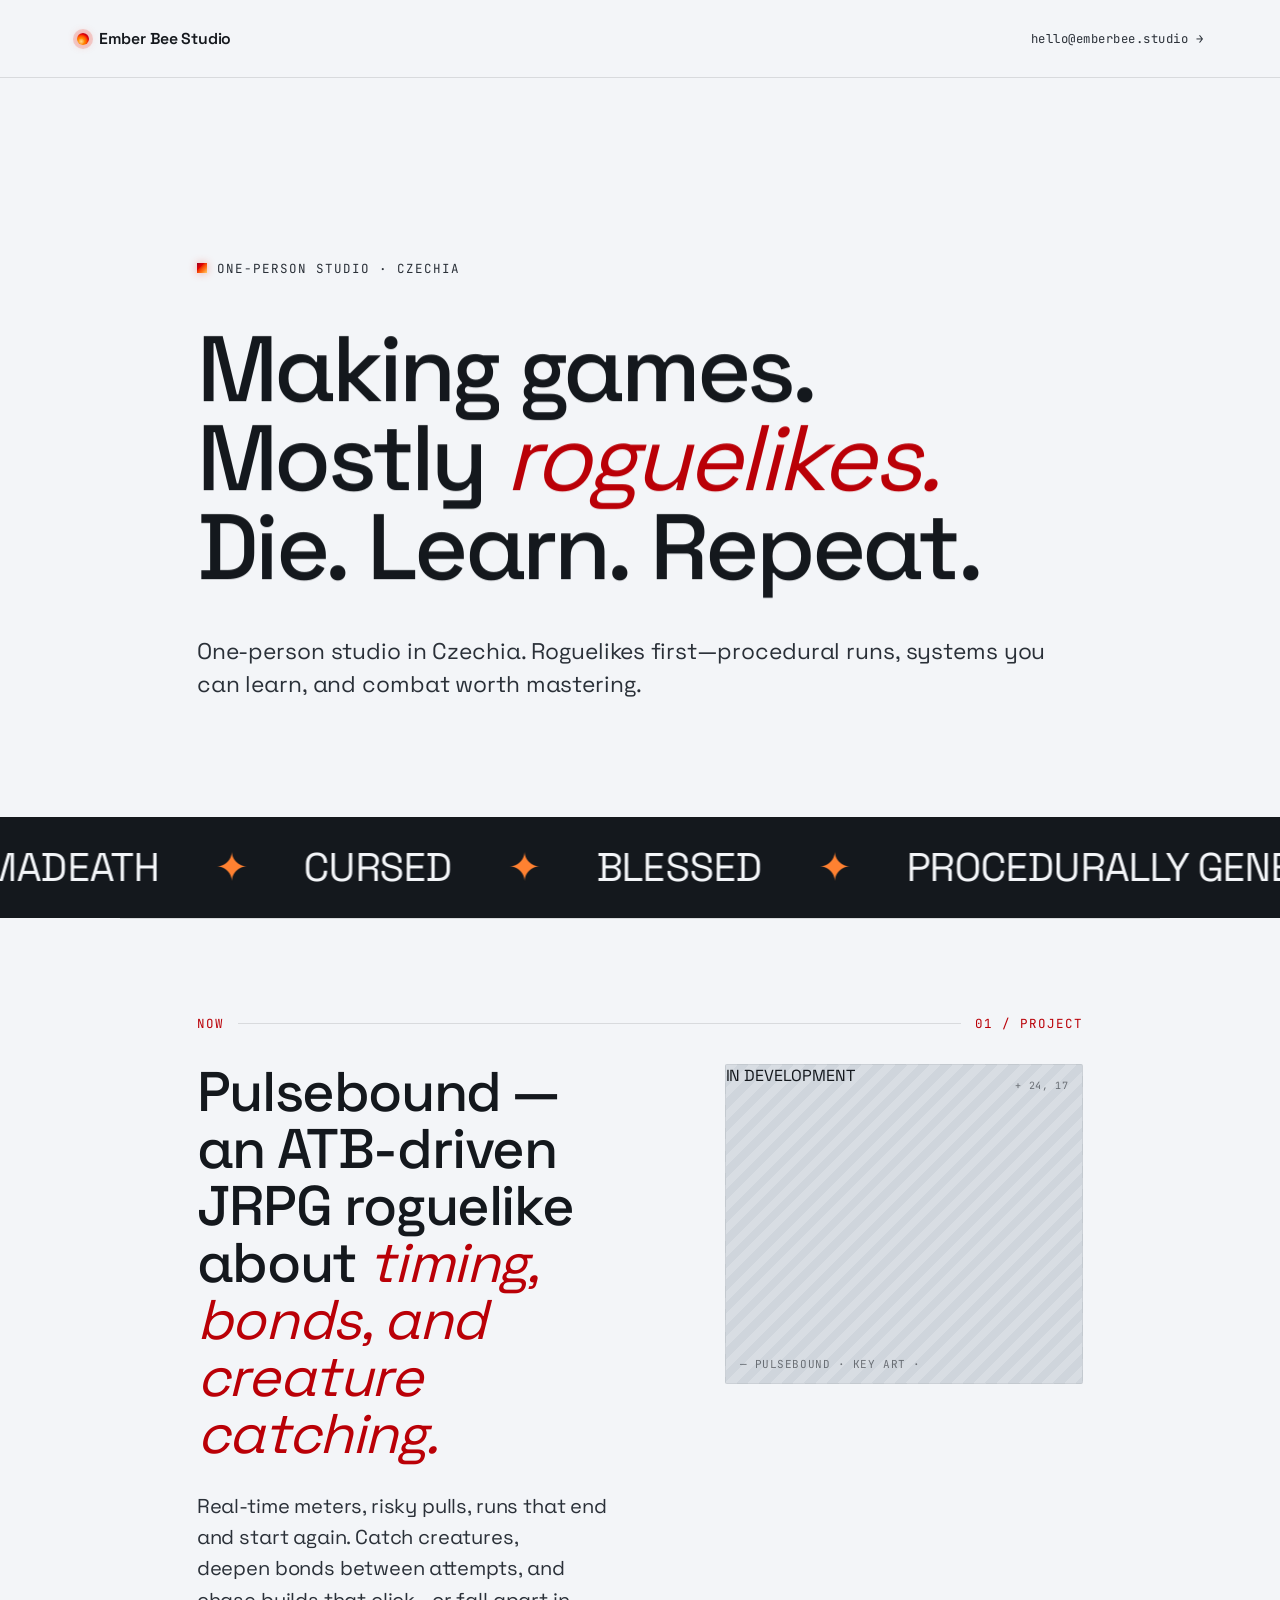
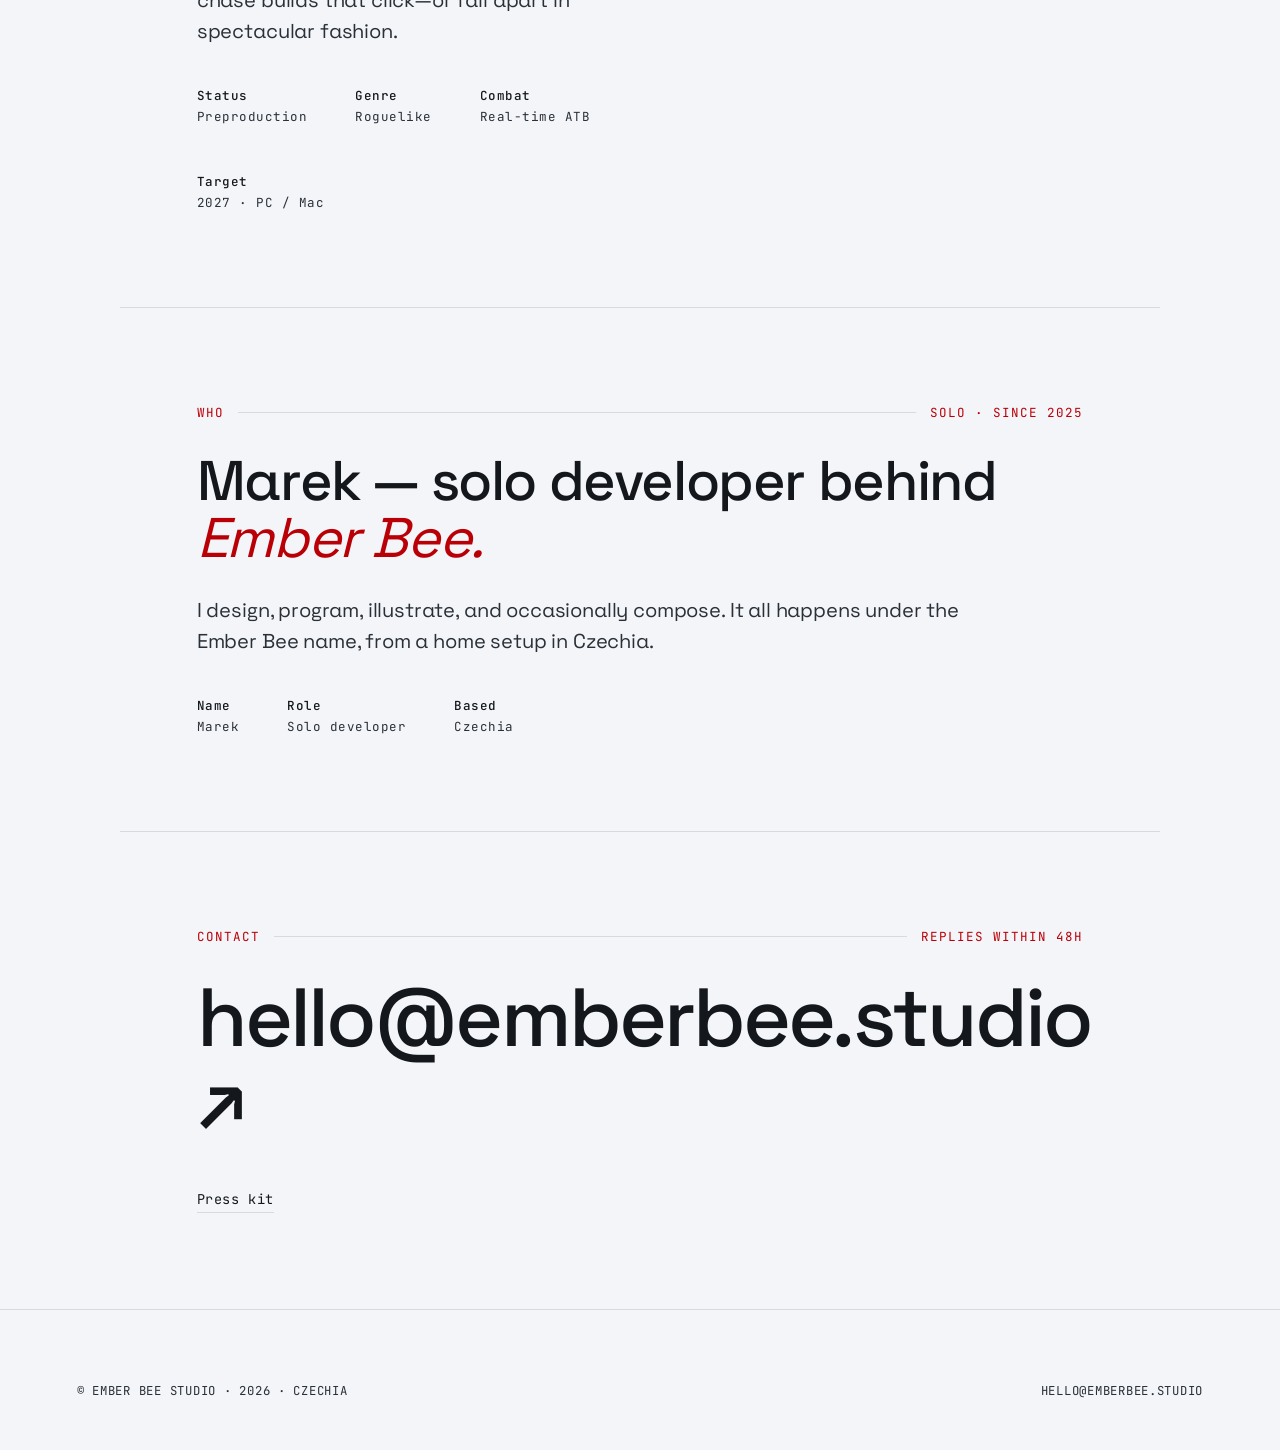
<file: index.html>
<!doctype html>
<html lang="en">
<head>
  <meta charset="utf-8" />
  <meta name="viewport" content="width=device-width,initial-scale=1" />
  <title>Ember Bee Studio — one page</title>
  <meta name="description" content="Ember Bee Studio — solo developer in Czechia making roguelikes. Pulsebound in development." />
  <link rel="stylesheet" href="assets/site.css" />
  <style>
    /* ---- Minimal one-pager overrides ----
       Same design vocabulary as index.html (type, color, marquee, cursor),
       but tighter scaffolding: no sticky chrome, no section numbering,
       no kicker rows, no specs grid. Just five blocks. */

    .min-page main { display: block; }
    .min-page .wrap-narrow {
      /* Slightly wider on big screens so type + measure scale together */
      max-width: min(1040px, 92vw); margin: 0 auto;
      padding-inline: clamp(20px, 6vw, 80px);
    }

    /* Top bar — just the logomark and email. No nav, no status. */
    .min-bar {
      display: flex; justify-content: space-between; align-items: center;
      padding: 28px clamp(20px, 6vw, 80px);
      border-bottom: 1px solid var(--line);
    }
    .min-bar .logomark { font-weight: 600; font-size: clamp(14px, 0.22vw + 13px, 17px); }
    .min-bar a.email {
      font-family: var(--font-mono); font-size: clamp(11px, 0.18vw + 10px, 14px); letter-spacing: 0.04em;
      text-decoration: none; color: var(--ink-2);
      transition: color .25s;
    }
    .min-bar a.email:hover { color: var(--amber-deep); }

    /* Hero */
    .min-hero {
      padding-top: clamp(80px, 14vw, 180px);
      padding-bottom: clamp(60px, 9vw, 120px);
    }
    .min-hero .eyebrow {
      font-family: var(--font-mono); font-size: clamp(11px, 0.2vw + 10px, 13px); letter-spacing: 0.08em;
      color: var(--ink-2); text-transform: uppercase;
      display: inline-flex; align-items: center; gap: 10px;
      margin-bottom: clamp(28px, 4vw, 48px);
    }
    .min-hero .eyebrow .sw {
      display: inline-block; width: 10px; height: 10px;
      background: var(--ember-grad);
      box-shadow: 0 0 8px color-mix(in oklab, var(--ember) 40%, transparent);
    }
    .min-hero h1 {
      /* Keep display type in proportion to viewport on very wide monitors */
      font-size: clamp(48px, 0.85rem + 6.2vw, 138px);
      line-height: 0.96; letter-spacing: -0.04em; font-weight: 500;
      margin: 0;
    }
    .min-hero .lede {
      margin-top: clamp(28px, 4vw, 44px);
      max-width: min(38em, 100%);
      /* Was capped at 21px — felt tiny next to a 120px+ headline on full-width windows */
      font-size: clamp(1.0625rem, 0.9rem + 0.65vw, 1.625rem);
      line-height: 1.45; color: var(--ink-2);
    }

    /* Block — generic two-line section */
    .min-block {
      padding-block: clamp(56px, 8vw, 96px);
      border-top: 1px solid var(--line);
    }
    .min-block .label {
      font-family: var(--font-mono); font-size: clamp(11px, 0.2vw + 10px, 13px); letter-spacing: 0.08em;
      color: var(--amber-deep); text-transform: uppercase;
      margin-bottom: clamp(20px, 3vw, 32px);
      display: flex; align-items: baseline; gap: 14px;
    }
    .min-block .label .rule {
      flex: 1; height: 1px; background: var(--line);
      align-self: center;
    }
    .min-block h2 {
      font-size: clamp(32px, 1.25rem + 2.8vw, 76px);
      line-height: 1.02; letter-spacing: -0.025em; font-weight: 500;
      margin: 0; max-width: min(42em, 100%);
    }
    .min-block h2 em { font-style: italic; font-weight: 400; color: var(--ember-deep); }
    .min-block p {
      margin-top: clamp(20px, 2.4vw, 28px);
      max-width: min(38em, 100%);
      font-size: clamp(1.0625rem, 0.92rem + 0.42vw, 1.3125rem);
      line-height: 1.55; color: var(--ink-2);
    }
    .min-block .meta-row {
      margin-top: clamp(28px, 4vw, 40px);
      display: flex; flex-wrap: wrap; gap: clamp(20px, 4vw, 48px);
      font-family: var(--font-mono); font-size: clamp(11px, 0.16vw + 10.5px, 14px); letter-spacing: 0.04em;
      color: var(--ink-2);
    }
    .min-block .meta-row b { display: block; color: var(--ink); font-weight: 500; margin-bottom: 4px; }

    /* "Now" — currently working on */
    .min-now {
      display: grid;
      grid-template-columns: 1.1fr 0.9fr;
      gap: clamp(40px, 7vw, 96px);
      align-items: start;
    }
    .min-now .ph {
      height: 320px;
      border-radius: 2px;
    }
    @media (max-width: 760px) {
      .min-now { grid-template-columns: 1fr; }
      .min-now .ph { height: 260px; }
    }

    /* Signature row at the very bottom */
    .min-sig {
      padding: clamp(48px, 6vw, 72px) clamp(20px, 6vw, 80px) clamp(32px, 4vw, 56px);
      border-top: 1px solid var(--line);
      display: flex; flex-wrap: wrap; gap: 16px;
      justify-content: space-between; align-items: baseline;
      font-family: var(--font-mono); font-size: clamp(11px, 0.18vw + 10px, 13px); letter-spacing: 0.06em;
      color: var(--ink-2); text-transform: uppercase;
    }
    .min-sig a { color: var(--ink-2); text-decoration: none; }
    .min-sig a:hover { color: var(--amber-deep); }

    /* Contact block — big email link */
    .min-contact .h-big {
      display: block;
      font-size: clamp(40px, 0.75rem + 5.5vw, 112px);
      line-height: 1.0; letter-spacing: -0.035em; font-weight: 500;
      color: var(--ink); text-decoration: none;
      transition: color .25s;
      margin-top: clamp(20px, 3vw, 32px);
    }
    .min-contact .h-big:hover { color: var(--amber-deep); }
    .min-contact .h-big .arrow {
      display: inline-block; transition: transform .35s var(--ease-strong);
    }
    .min-contact .h-big:hover .arrow { transform: translate(8px, -8px) rotate(-12deg); }

    .min-contact .links {
      margin-top: clamp(32px, 5vw, 48px);
      display: flex; flex-wrap: wrap;
      gap: clamp(24px, 4vw, 40px);
    }
    .min-contact .links a {
      font-family: var(--font-mono); font-size: clamp(12px, 0.2vw + 11px, 15px); letter-spacing: 0.04em;
      color: var(--ink); text-decoration: none;
      padding-bottom: 4px; border-bottom: 1px solid var(--line);
      transition: color .25s, border-color .25s;
    }
    .min-contact .links a:hover {
      color: var(--amber-deep); border-color: var(--amber-deep);
    }
  </style>
</head>
<body class="min-page">

  <!-- Tiny top bar (no nav) -->
  <header class="min-bar">
    <a class="logomark" href="index.html">
      <span class="dot"></span>
      <span>Ember Bee Studio</span>
    </a>
    <a class="email" href="mailto:hello@emberbee.studio">hello@emberbee.studio →</a>
  </header>

  <main>

    <!-- HERO -->
    <section class="min-hero wrap-narrow">
      <div class="eyebrow"><span class="sw"></span><span>One-person studio · Czechia</span></div>
      <h1>
        <span data-split>Making games.</span><br/>
        <span data-split>Mostly </span><em data-split>roguelikes.</em><br/>
        <span data-split>Die. Learn. Repeat.</span>
      </h1>
      <p class="lede reveal">One-person studio in Czechia. Roguelikes first—procedural runs, systems you can learn, and combat worth mastering.</p>
    </section>

    <!-- MARQUEE — same flick-to-fire easter egg as the main site -->
    <div class="marquee" aria-hidden="true">
      <div class="marquee-track">
        <span>PERMADEATH</span><span class="star">✦</span>
        <span>CURSED</span><span class="star">✦</span>
        <span>BLESSED</span><span class="star">✦</span>
        <span>PROCEDURALLY GENERATED REGRET</span><span class="star">✦</span>
        <span>SKILL ISSUE</span><span class="star">✦</span>
        <span>FLOOR 3</span><span class="star">✦</span>
        <span>GALAXY BRAIN</span><span class="star">✦</span>
        <span>RELIC SYNERGY</span><span class="star">✦</span>
        <span>ONE MORE RUN</span><span class="star">✦</span>
        <span>THE VOID</span><span class="star">✦</span>
        <span>SURVIVE</span><span class="star">✦</span>
        <span>SEED SHARE</span><span class="star">✦</span>
        <span>DEATH SCREEN</span><span class="star">✦</span>
        <span>ACT 3</span><span class="star">✦</span>
        <span>TOUCH GRASS</span><span class="star">✦</span>
        <span>INFINITE COMBO</span><span class="star">✦</span>
        <span>RUN ENDED</span><span class="star">✦</span>
        <span>BAD RNG</span><span class="star">✦</span>
        <span>BOSS RUSH</span><span class="star">✦</span>
        <span>YES I SAID ROGUELIKE ON PURPOSE</span><span class="star">✦</span>
      </div>
    </div>

    <!-- NOW — what's being worked on -->
    <section class="min-block wrap-narrow">
      <div class="label"><span>Now</span><span class="rule"></span><span>01 / project</span></div>
      <div class="min-now">
        <div class="reveal">
          <h2>Pulsebound — an ATB-driven JRPG roguelike about <em>timing, bonds, and creature catching.</em></h2>
          <p>Real-time meters, risky pulls, runs that end and start again. Catch creatures, deepen bonds between attempts, and chase builds that click—or fall apart in spectacular fashion.</p>
          <div class="meta-row">
            <div><b>Status</b>Preproduction</div>
            <div><b>Genre</b>Roguelike</div>
            <div><b>Combat</b>Real-time ATB</div>
            <div><b>Target</b>2027 · PC / Mac</div>
          </div>
        </div>
        <div class="ph reveal">
          <span class="tag">IN DEVELOPMENT</span>
          <span class="ph-corner">+ 24, 17</span>
          <span class="ph-label">— Pulsebound · key art ·</span>
        </div>
      </div>
    </section>

    <!-- WHO — who it's being worked on by -->
    <section class="min-block wrap-narrow">
      <div class="label"><span>Who</span><span class="rule"></span><span>Solo · since 2025</span></div>
      <div class="reveal">
        <h2>Marek — solo developer behind <em>Ember Bee.</em></h2>
        <p>I design, program, illustrate, and occasionally compose. It all happens under the Ember Bee name, from a home setup in Czechia.</p>
        <div class="meta-row">
          <div><b>Name</b>Marek</div>
          <div><b>Role</b>Solo developer</div>
          <div><b>Based</b>Czechia</div>
        </div>
      </div>
    </section>

    <!-- CONTACT — the only CTA on the page -->
    <section class="min-block min-contact wrap-narrow">
      <div class="label"><span>Contact</span><span class="rule"></span><span>Replies within 48h</span></div>
      <a class="h-big reveal" href="mailto:hello@emberbee.studio">hello@emberbee.studio <span class="arrow">↗</span></a>
      <div class="links reveal">
        <a href="mailto:press@emberbee.studio">Press kit</a>
      </div>
    </section>

  </main>

  <footer class="min-sig">
    <span>© Ember Bee Studio · 2026 · Czechia</span>
    <span><a href="mailto:hello@emberbee.studio">hello@emberbee.studio</a></span>
  </footer>

  <script src="assets/site.js"></script>
</body>
</html>
</file>
<file: assets/site.css>
/* ==========================================================================
   Ember Bee Studio — Editorial Swiss
   Shared stylesheet (all pages)
   ========================================================================== */

@import url('https://fonts.googleapis.com/css2?family=Space+Grotesk:wght@300;400;500;600;700&family=JetBrains+Mono:wght@300;400;500&display=swap');

/* Cross-document view transitions for in-site nav (Chromium 126+). */
@view-transition { navigation: auto; }

::view-transition-old(root),
::view-transition-new(root) {
  animation-duration: 320ms;
  animation-timing-function: cubic-bezier(.65,.05,.36,1);
}

/* ---------- Reset ---------- */
*, *::before, *::after { box-sizing: border-box; }
html, body { margin: 0; padding: 0; }
body {
  -webkit-font-smoothing: antialiased;
  -moz-osx-font-smoothing: grayscale;
  text-rendering: optimizeLegibility;
}
img, svg { display: block; max-width: 100%; }
button { font: inherit; cursor: pointer; background: none; border: 0; padding: 0; color: inherit; }
a { color: inherit; }
input { font: inherit; color: inherit; }
:focus-visible { outline: 2px solid var(--amber-deep); outline-offset: 3px; border-radius: 2px; }
::selection { background: var(--spark); color: var(--ink); }

/* ---------- Tokens ---------- */
:root {
  /* color */
  --ink:        #14181d;
  --ink-2:      #2a3038;
  --ink-3:      #5c6470;
  --fog:        #e8ebef;
  --paper:      #f3f5f8;
  --paper-2:    #ebeef2;
  --line:       rgba(20, 24, 29, 0.12);
  --line-2:     rgba(20, 24, 29, 0.06);

  /* Ember palette — deep coal → bright flame → spark.
     --ember-deep is the workhorse for text/links on light bg.
     --ember-grad is the signature gradient (dot, display italics, swatches). */
  --ember:        oklch(0.62 0.22 30);
  --ember-deep:   oklch(0.48 0.22 25);
  --ember-bright: oklch(0.74 0.18 48);
  --spark:        oklch(0.88 0.14 75);
  --ember-grad:   linear-gradient(135deg,
                    oklch(0.40 0.20 18) 0%,
                    oklch(0.56 0.24 28) 32%,
                    oklch(0.72 0.20 45) 68%,
                    oklch(0.88 0.14 78) 100%);
  --ember-grad-radial: radial-gradient(circle at 35% 70%,
                    oklch(0.92 0.12 80) 0%,
                    oklch(0.78 0.20 55) 28%,
                    oklch(0.60 0.24 30) 60%,
                    oklch(0.36 0.18 18) 100%);

  /* Aliases — older rules still reference --amber/--amber-deep. */
  --amber:      var(--ember);
  --amber-deep: var(--ember-deep);

  --green:      oklch(0.72 0.16 145);

  /* type */
  --font-display: 'Space Grotesk', system-ui, sans-serif;
  --font-mono:    'JetBrains Mono', ui-monospace, SFMono-Regular, monospace;

  /* layout */
  --container-max: 1440px;
  --pad-x:         clamp(20px, 4vw, 56px);
  --gutter:        clamp(20px, 3vw, 40px);

  /* motion */
  --ease-soft:   cubic-bezier(.2, .7, .3, 1);
  --ease-strong: cubic-bezier(.65, .05, .36, 1);
}

/* ---------- Base ---------- */
html {
  font-family: var(--font-display);
  color: var(--ink);
  background: var(--paper);
  letter-spacing: -0.01em;
  font-feature-settings: 'ss01' 1, 'ss02' 1;
  scroll-behavior: smooth;
  scroll-padding-top: 96px;
}
body { min-height: 100vh; }

/* hide cursor when our custom one is enabled */
html.has-cursor, html.has-cursor * { cursor: none !important; }
@media (hover: none) { html.has-cursor, html.has-cursor * { cursor: auto !important; } }

/* ---------- Type ---------- */
.h-display { font-size: clamp(54px, 11.5vw, 168px); line-height: 0.92; letter-spacing: -0.045em; font-weight: 500; margin: 0; }
.h-1       { font-size: clamp(40px, 6.8vw, 120px); line-height: 0.92; letter-spacing: -0.04em;  font-weight: 500; margin: 0; }
.h-2       { font-size: clamp(40px, 5.4vw, 96px);  line-height: 0.92; letter-spacing: -0.035em; font-weight: 500; margin: 0; }
.h-3       { font-size: clamp(28px, 3.4vw, 56px);  line-height: 1.00; letter-spacing: -0.025em; font-weight: 500; margin: 0; }
.h-4       { font-size: clamp(22px, 1.8vw, 28px);  line-height: 1.15; letter-spacing: -0.015em; font-weight: 500; margin: 0; }

.lede      { font-size: clamp(17px, 1.5vw, 22px); line-height: 1.35; letter-spacing: -0.005em; }
.body      { font-size: 17px; line-height: 1.5; }
.small     { font-size: 14px; line-height: 1.5; color: var(--ink-2); }

.mono      { font-family: var(--font-mono); letter-spacing: 0; }
.mono-xs   { font-family: var(--font-mono); font-size: 11px; letter-spacing: 0.06em; text-transform: uppercase; }
.mono-sm   { font-family: var(--font-mono); font-size: 12px; letter-spacing: 0.04em; }

em { font-style: italic; font-weight: 400; color: var(--ember-deep); }

/* Display-size italics get the full flame gradient. Inline-size em on body
   copy stays solid for readability.
   We target both the em itself (when not split) AND the .inner spans inside
   split-words — those have their own transforms which create new stacking
   contexts, so background-clip:text on the em parent doesn't reach them. */
.h-display em,
.h-1 em,
.h-2 em,
.h-display em .split-word .inner,
.h-1 em .split-word .inner,
.h-2 em .split-word .inner {
  background-image: var(--ember-grad);
  background-clip: text;
  -webkit-background-clip: text;
  color: transparent;
  -webkit-text-fill-color: transparent;
  font-style: italic;
}
strong { font-weight: 600; }

p { margin: 0 0 1em; text-wrap: pretty; }
p:last-child { margin-bottom: 0; }

/* ---------- Layout primitives ---------- */
.wrap   { max-width: var(--container-max); margin-inline: auto; padding-inline: var(--pad-x); }
.section { padding-block: clamp(64px, 9vw, 120px); border-top: 1px solid var(--line); position: relative; }
.section-tight { padding-block: clamp(40px, 6vw, 72px); }

/* index-style section head: number — title — meta */
.section-head {
  display: grid;
  grid-template-columns: minmax(80px, auto) 1fr auto;
  gap: clamp(16px, 3vw, 40px);
  align-items: baseline;
  margin-bottom: clamp(40px, 6vw, 80px);
}
.section-head .num   { font-family: var(--font-mono); font-size: 13px; color: var(--amber-deep); letter-spacing: 0.05em; }
.section-head .meta  { font-family: var(--font-mono); font-size: 12px; color: var(--ink-2); text-align: right; }

@media (max-width: 720px) {
  .section-head { grid-template-columns: 1fr; gap: 12px; }
  .section-head .meta { text-align: left; }
}

/* ---------- Header / Nav ---------- */
.site-header {
  position: sticky; top: 0; z-index: 40;
  background: color-mix(in oklab, var(--paper) 86%, transparent);
  backdrop-filter: blur(10px) saturate(120%);
  -webkit-backdrop-filter: blur(10px) saturate(120%);
  border-bottom: 1px solid var(--line);
  transition: padding .3s var(--ease-soft), backdrop-filter .3s;
}
.site-header .bar {
  display: grid; grid-template-columns: 1fr auto 1fr; align-items: center; gap: 24px;
  padding: 20px var(--pad-x);
  max-width: var(--container-max); margin-inline: auto;
  transition: padding .3s var(--ease-soft);
}
.site-header.compact .bar { padding-block: 12px; }

.logomark {
  display: inline-flex; align-items: center; gap: 10px;
  font-weight: 600; font-size: 16px; letter-spacing: -0.01em;
  text-decoration: none; color: var(--ink);
}
.logomark .dot {
  width: 12px; height: 12px; border-radius: 50%;
  background: var(--ember-grad-radial);
  box-shadow:
    0 0 0 4px color-mix(in oklab, var(--ember) 20%, transparent),
    0 0 10px color-mix(in oklab, var(--ember) 35%, transparent);
  flex-shrink: 0;
  animation: ember-pulse 2.8s ease-in-out infinite;
  transition: box-shadow .35s var(--ease-soft);
}
.logomark:hover .dot {
  box-shadow:
    0 0 0 7px color-mix(in oklab, var(--ember) 18%, transparent),
    0 0 18px color-mix(in oklab, var(--ember-bright) 55%, transparent);
}
@keyframes ember-pulse {
  0%, 100% { filter: brightness(1)    saturate(1); box-shadow: 0 0 0 4px color-mix(in oklab, var(--ember) 20%, transparent), 0 0  8px color-mix(in oklab, var(--ember)        30%, transparent); }
  50%      { filter: brightness(1.15) saturate(1.1); box-shadow: 0 0 0 5px color-mix(in oklab, var(--ember) 16%, transparent), 0 0 16px color-mix(in oklab, var(--ember-bright) 55%, transparent); }
}

.navlinks {
  display: flex; gap: clamp(16px, 2vw, 28px);
  font-size: 13px;
  justify-self: center;
}
.navlinks a { text-decoration: none; position: relative; padding: 4px 0; transition: color .2s; }
.navlinks a::after {
  content: ''; position: absolute; left: 0; right: 0; bottom: -2px; height: 1px;
  background: var(--ink); transform-origin: left; transform: scaleX(0);
  transition: transform .35s var(--ease-strong);
}
.navlinks a:hover::after { transform: scaleX(1); }
.navlinks a[aria-current="page"] { color: var(--amber-deep); }
.navlinks a[aria-current="page"]::after { background: var(--amber-deep); transform: scaleX(1); }

.nav-right {
  justify-self: end; display: flex; gap: 16px; align-items: center;
  font-family: var(--font-mono); font-size: 11px; color: var(--ink-2);
  letter-spacing: 0.04em;
}
.status-pulse { display: inline-flex; align-items: center; gap: 8px; }
.status-pulse::before {
  content: ''; width: 7px; height: 7px; border-radius: 50%;
  background: var(--green);
  box-shadow: 0 0 0 0 color-mix(in oklab, var(--green) 60%, transparent);
  animation: pulse 2.4s ease-out infinite;
}
@keyframes pulse {
  0%   { box-shadow: 0 0 0 0   color-mix(in oklab, var(--green) 60%, transparent); }
  70%  { box-shadow: 0 0 0 8px color-mix(in oklab, var(--green) 0%, transparent); }
  100% { box-shadow: 0 0 0 0   color-mix(in oklab, var(--green) 0%, transparent); }
}

/* Mobile menu */
.menu-btn { display: none; width: 38px; height: 38px; justify-content: center; align-items: center; border-radius: 4px; }
.menu-btn span { width: 18px; height: 1.5px; background: var(--ink); position: relative; transition: transform .25s, background .25s; }
.menu-btn span::before, .menu-btn span::after { content:''; position: absolute; left:0; width:18px; height:1.5px; background: var(--ink); transition: transform .25s; }
.menu-btn span::before { top: -6px; }
.menu-btn span::after  { top:  6px; }
.menu-btn[aria-expanded="true"] span { background: transparent; }
.menu-btn[aria-expanded="true"] span::before { transform: translateY(6px) rotate(45deg); }
.menu-btn[aria-expanded="true"] span::after  { transform: translateY(-6px) rotate(-45deg); }

@media (max-width: 820px) {
  .site-header .bar { grid-template-columns: auto auto; }
  .navlinks { display: none; }
  .nav-right { display: none; }
  .menu-btn { display: inline-flex; }
  .site-header[data-menu="open"] .menu-panel { transform: translateY(0); opacity: 1; pointer-events: auto; }
}

.menu-panel {
  position: absolute; top: 100%; left: 0; right: 0;
  background: var(--paper); border-bottom: 1px solid var(--line);
  padding: 12px var(--pad-x) 32px;
  transform: translateY(-10px); opacity: 0; pointer-events: none;
  transition: transform .3s var(--ease-soft), opacity .3s;
}
.menu-panel a {
  display: block; padding: 14px 0; border-bottom: 1px solid var(--line-2);
  font-size: 28px; letter-spacing: -0.02em; text-decoration: none;
}
.menu-panel a:last-child { border-bottom: 0; }
.menu-panel .mono-xs { color: var(--ink-2); margin-top: 16px; display: block; }

/* ---------- Buttons ---------- */
.btn {
  display: inline-flex; align-items: center; gap: 10px;
  padding: 14px 22px; font-size: 14px; letter-spacing: -0.005em;
  background: var(--ink); color: var(--paper);
  transition: background .25s, transform .35s var(--ease-strong);
  text-decoration: none;
  white-space: nowrap;
}
.btn .arrow { display: inline-block; transition: transform .35s var(--ease-strong); }
.btn:hover { background: var(--amber-deep); }
.btn:hover .arrow { transform: translateX(6px); }

.btn-ghost {
  background: transparent; color: var(--ink);
  box-shadow: inset 0 0 0 1px var(--ink);
}
.btn-ghost:hover { background: var(--ink); color: var(--paper); }

.btn-sm { padding: 10px 16px; font-size: 13px; }

.mag { display: inline-block; will-change: transform; transition: transform .25s var(--ease-soft); }

/* ---------- Striped placeholder ---------- */
.ph {
  --ph-a: #d8dde3; --ph-b: #cfd5dc;
  --ph-border: rgba(0,0,0,0.06);
  --ph-text:   rgba(20,24,29,0.55);
  position: relative; overflow: hidden;
  background:
    repeating-linear-gradient(135deg, var(--ph-a) 0 8px, var(--ph-b) 8px 16px);
  border: 1px solid var(--ph-border);
}
.ph-label {
  position: absolute; left: 14px; bottom: 12px;
  font-family: var(--font-mono); font-size: 11px; letter-spacing: 0.05em;
  color: var(--ph-text); text-transform: uppercase;
}
.ph-corner {
  position: absolute; top: 14px; right: 14px;
  font-family: var(--font-mono); font-size: 10px; letter-spacing: 0.06em;
  color: var(--ph-text);
}

/* ---------- Hero ---------- */
.hero { padding-top: clamp(48px, 8vw, 120px); padding-bottom: clamp(40px, 6vw, 80px); }
.hero .kicker {
  display: flex; gap: 16px; align-items: baseline; flex-wrap: wrap;
  font-family: var(--font-mono); font-size: 11px; letter-spacing: 0.06em;
  color: var(--ink-2); text-transform: uppercase;
  margin-bottom: clamp(40px, 7vw, 80px);
}
.hero .kicker .sw {
  display: inline-block; width: 12px; height: 12px;
  background: var(--ember-grad);
  box-shadow: 0 0 8px color-mix(in oklab, var(--ember) 40%, transparent);
}
.hero .lede-row {
  display: grid; grid-template-columns: 1.4fr 1fr; gap: clamp(32px, 6vw, 72px);
  align-items: end; margin-top: clamp(32px, 5vw, 56px);
}
.hero .lede-row p { max-width: 540px; margin: 0; }
.hero .meta {
  display: flex; flex-direction: column; gap: 4px;
  font-family: var(--font-mono); font-size: 11px; letter-spacing: 0.04em;
  color: var(--ink-2);
}
.hero .meta .key { color: var(--ink); font-weight: 500; }
.hero .meta .row { display: flex; justify-content: space-between; gap: 16px; padding: 8px 0; border-top: 1px solid var(--line-2); }

@media (max-width: 720px) {
  .hero .lede-row { grid-template-columns: 1fr; }
}

/* ---------- Marquee ---------- */
.marquee {
  background: var(--ink); color: var(--paper);
  padding-block: clamp(16px, 2vw, 24px); overflow: hidden;
  font-size: clamp(22px, 3.5vw, 40px); letter-spacing: -0.02em; font-weight: 400;
  border-top: 1px solid var(--line);
  border-bottom: 1px solid var(--line);
}
/* JS-driven (see initMarquee). Hover does NOT pause; click-and-drag
   flicks it, and a strong flick triggers the .fiery state. */
.marquee { cursor: grab; touch-action: pan-y; user-select: none; -webkit-user-select: none; }
.marquee:active { cursor: grabbing; }
.marquee-track {
  display: inline-flex; gap: 56px; align-items: center;
  white-space: nowrap;
  will-change: transform;
  transition: color .4s, text-shadow .4s;
}
.marquee-track .star { color: var(--ember-bright); transition: color .4s, text-shadow .4s; }

/* --- FIERY easter egg ---------------------------------------------------- */
.marquee.fiery {
  background: radial-gradient(120% 200% at 50% 100%,
                oklch(0.32 0.18 28) 0%,
                oklch(0.18 0.12 22) 45%,
                #14181d 100%);
  box-shadow: inset 0 0 60px oklch(0.55 0.22 30 / 0.45),
              inset 0 -20px 40px oklch(0.78 0.20 55 / 0.35);
}
.marquee.fiery .marquee-track {
  color: oklch(0.94 0.10 80);
  text-shadow:
    0 0 4px  oklch(0.92 0.18 70 / 0.95),
    0 0 14px oklch(0.74 0.22 40 / 0.85),
    0 0 32px oklch(0.62 0.24 28 / 0.6),
    0 0 60px oklch(0.56 0.22 25 / 0.35);
  animation: marquee-flicker 0.14s steps(2) infinite;
}
.marquee.fiery .marquee-track .star {
  color: oklch(0.96 0.16 78);
  text-shadow:
    0 0 6px  oklch(0.92 0.20 70),
    0 0 20px oklch(0.72 0.24 38),
    0 0 40px oklch(0.60 0.24 28);
}
.marquee::before {
  content: ''; position: absolute; inset: 0; pointer-events: none;
  background: radial-gradient(60% 140% at 20% 120%,
                oklch(0.78 0.22 55 / 0.25) 0%, transparent 60%),
              radial-gradient(50% 140% at 80% 120%,
                oklch(0.74 0.22 40 / 0.22) 0%, transparent 60%);
  opacity: 0; transition: opacity .35s var(--ease-soft);
  mix-blend-mode: screen;
}
.marquee { position: relative; }
.marquee.fiery::before { opacity: 1; animation: marquee-emberglow 2.4s ease-in-out infinite; }
@keyframes marquee-flicker {
  0%   { filter: brightness(1.00) saturate(1.05); }
  50%  { filter: brightness(1.18) saturate(1.20); }
  100% { filter: brightness(0.92) saturate(0.95); }
}
@keyframes marquee-emberglow {
  0%, 100% { transform: translateY(0)    scale(1); opacity: 1;   }
  50%      { transform: translateY(-2px) scale(1.04); opacity: 0.78; }
}

/* ---------- Game card (home feature) ---------- */
.game-card {
  display: grid; grid-template-columns: 1.35fr 1fr; gap: clamp(24px, 4vw, 48px);
  align-items: stretch;
}
.game-card .art {
  height: clamp(360px, 38vw, 580px);
  position: relative; overflow: hidden;
  border-radius: 2px;
  cursor: pointer;
}
.game-card .art::after {
  content: ''; position: absolute; inset: 0;
  background: var(--ink);
  transform: translateY(101%);
  transition: transform .9s var(--ease-strong);
  z-index: 1;
}
.game-card:hover .art::after { transform: translateY(0); }
.game-card .art .tag {
  position: absolute; top: 18px; left: 18px;
  padding: 7px 11px; background: var(--paper); color: var(--ink);
  font-family: var(--font-mono); font-size: 10px; letter-spacing: 0.08em;
  z-index: 2;
}
.game-card .art .overlay {
  position: absolute; inset: 0; padding: 32px; z-index: 2;
  display: flex; flex-direction: column; justify-content: flex-end;
  gap: 16px;
  color: var(--paper);
  opacity: 0; transition: opacity .5s .35s;
}
.game-card:hover .art .overlay { opacity: 1; }
.game-card .art .overlay .r-headline { font-size: 28px; line-height: 1.1; letter-spacing: -0.02em; max-width: 420px; }
.game-card .art .overlay .r-cta { font-family: var(--font-mono); font-size: 11px; letter-spacing: 0.08em; color: var(--amber); }

.game-info { display: flex; flex-direction: column; justify-content: space-between; gap: 24px; }
.game-info .subtitle { font-family: var(--font-mono); font-size: 12px; color: var(--ink-2); letter-spacing: 0.08em; text-transform: uppercase; }
.game-info p { font-size: 17px; line-height: 1.45; max-width: 460px; }
.specs {
  display: grid; grid-template-columns: 1fr 1fr; gap: 0 24px;
}
.specs .row {
  display: flex; justify-content: space-between;
  font-family: var(--font-mono); font-size: 11px;
  padding: 10px 0; border-top: 1px solid var(--line);
}
.specs .row b { font-weight: 500; }
.specs .row span { color: var(--ink-2); }

@media (max-width: 820px) {
  .game-card { grid-template-columns: 1fr; }
}

/* ---------- About row ---------- */
.about-row { display: grid; grid-template-columns: 1fr 1fr; gap: clamp(32px, 6vw, 80px); align-items: start; }
.about-row .who { height: 380px; max-width: 360px; margin-left: auto; width: 100%; }
.about-row .quote { font-size: clamp(24px, 2.6vw, 36px); line-height: 1.18; letter-spacing: -0.02em; }
.about-row .bio { color: var(--ink-2); max-width: 420px; margin-top: 20px; }
.about-row .signature { font-family: var(--font-mono); font-size: 12px; color: var(--ink-2); letter-spacing: 0.06em; margin-top: 18px; }
@media (max-width: 820px) { .about-row { grid-template-columns: 1fr; } .about-row .who { margin: 0; max-width: 100%; } }

/* ---------- News list ---------- */
.news { display: flex; flex-direction: column; }
.news-item {
  display: grid; grid-template-columns: 60px 130px 1fr 160px;
  gap: 24px; align-items: baseline;
  padding: 22px 0;
  border-top: 1px solid var(--line);
  text-decoration: none; color: inherit;
  transition: padding .35s var(--ease-strong), background .2s;
  cursor: pointer;
}
.news-item:last-of-type { border-bottom: 1px solid var(--line); }
.news-item:hover { padding-left: 18px; }
.news-item:hover h3 { color: var(--amber-deep); }
.news-item .n { font-family: var(--font-mono); font-size: 11px; color: var(--ink-2); letter-spacing: 0.04em; }
.news-item .date { font-family: var(--font-mono); font-size: 12px; color: var(--ink-2); }
.news-item h3 { font-size: clamp(20px, 1.8vw, 26px); line-height: 1.15; letter-spacing: -0.015em; font-weight: 500; margin: 0; transition: color .2s; }
.news-item .tag { font-family: var(--font-mono); font-size: 11px; color: var(--ink-2); text-align: right; letter-spacing: 0.06em; }

@media (max-width: 820px) {
  .news-item { grid-template-columns: 60px 1fr; gap: 16px 18px; padding: 18px 0; }
  .news-item .date { grid-column: 2; order: 1; font-size: 11px; }
  .news-item h3 { grid-column: 2; order: 2; }
  .news-item .tag { grid-column: 2; order: 3; text-align: left; }
}

/* ---------- Contact ---------- */
.contact .big { margin: 0; }
.contact .row { display: grid; grid-template-columns: 1fr 1fr 1fr; gap: 32px; margin-top: clamp(40px, 5vw, 64px); }
.contact .col h4 { margin: 0 0 12px; font-family: var(--font-mono); font-size: 11px; letter-spacing: 0.08em; color: var(--ink-2); text-transform: uppercase; font-weight: 400; }
.contact .col a, .contact .col p { display: block; font-size: 16px; color: var(--ink); text-decoration: none; margin: 4px 0; transition: color .2s; }
.contact .col a:hover { color: var(--amber-deep); }
@media (max-width: 720px) {
  .contact .row { grid-template-columns: 1fr; gap: 24px; }
}

.subscribe { display: flex; align-items: center; border-bottom: 1px solid var(--ink); margin-top: 12px; }
.subscribe input { flex: 1; border: 0; padding: 10px 0; background: transparent; font-size: 15px; outline: none; }
.subscribe button { padding: 10px 14px; }

/* ---------- Footer ---------- */
.site-footer {
  padding: clamp(20px, 3vw, 32px) var(--pad-x);
  border-top: 1px solid var(--line);
  display: flex; justify-content: space-between; flex-wrap: wrap; gap: 16px;
  font-family: var(--font-mono); font-size: 11px; color: var(--ink-2); letter-spacing: 0.06em;
  max-width: var(--container-max); margin-inline: auto;
}
.site-footer .right { display: flex; gap: 18px; flex-wrap: wrap; }
.site-footer a { color: var(--ink-2); text-decoration: none; transition: color .2s; }
.site-footer a:hover { color: var(--amber-deep); }

/* ---------- Custom cursor ---------- */
/* Lightweight: a 0×0 anchor that tracks pointer 1:1 with no easing
   (the old laggy "weight" was an rAF lerp). The visible dot and halo
   are pseudo-elements drawn centered on the anchor via translate(-50%,-50%).
   On interactive targets the halo (::before) blooms behind the dot. */
.cursor-dot {
  position: fixed; top: 0; left: 0; pointer-events: none; z-index: 9999;
  width: 0; height: 0;
  will-change: transform;
}
.cursor-dot::after {
  content: ''; position: absolute; top: 0; left: 0;
  border-radius: 50%; background: var(--ink);
  width: 8px; height: 8px;
  transform: translate(-50%, -50%);
  transition: width .18s var(--ease-soft), height .18s var(--ease-soft),
              border-radius .18s, background .18s, opacity .18s;
}
.cursor-dot::before {
  content: ''; position: absolute; top: 0; left: 0;
  border-radius: 50%;
  width: 0; height: 0; opacity: 0;
  background: color-mix(in oklab, var(--amber) 22%, transparent);
  transform: translate(-50%, -50%);
  transition: width .22s var(--ease-soft), height .22s var(--ease-soft), opacity .18s;
}
.cursor-label {
  position: fixed; top: 0; left: 0; pointer-events: none; z-index: 9999;
  font-family: var(--font-mono); font-size: 10px; letter-spacing: 0.08em; text-transform: uppercase;
  background: var(--ink); color: var(--paper); padding: 5px 8px;
  transform: translate(20px, 20px) scale(.85); transform-origin: top left;
  opacity: 0; transition: opacity .2s, transform .25s var(--ease-soft);
}
.cursor-label.visible { opacity: 1; transform: translate(20px, 20px) scale(1); }

/* Hover: dot dims slightly, halo blooms behind it. */
.cursor-dot.hover::after { width: 4px; height: 4px; opacity: 0.6; }
.cursor-dot.hover::before { width: 44px; height: 44px; opacity: 1; }
/* Text targets: dot becomes a thin I-beam-ish bar. */
.cursor-dot.text::after  { width: 2px; height: 20px; border-radius: 1px; }
.cursor-dot.text::before { opacity: 0; }

/* ---------- Reveal-on-scroll ---------- */
.reveal { opacity: 0; transform: translateY(24px); transition: opacity .9s var(--ease-strong), transform .9s var(--ease-strong); }
.reveal.in { opacity: 1; transform: translateY(0); }

.reveal-stagger > * { opacity: 0; transform: translateY(16px); transition: opacity .7s var(--ease-strong), transform .7s var(--ease-strong); }
.reveal-stagger.in > * { opacity: 1; transform: translateY(0); }
.reveal-stagger.in > *:nth-child(1) { transition-delay: 0ms; }
.reveal-stagger.in > *:nth-child(2) { transition-delay: 70ms; }
.reveal-stagger.in > *:nth-child(3) { transition-delay: 140ms; }
.reveal-stagger.in > *:nth-child(4) { transition-delay: 210ms; }
.reveal-stagger.in > *:nth-child(5) { transition-delay: 280ms; }
.reveal-stagger.in > *:nth-child(6) { transition-delay: 350ms; }
.reveal-stagger.in > *:nth-child(7) { transition-delay: 420ms; }
.reveal-stagger.in > *:nth-child(8) { transition-delay: 490ms; }

/* padding-bottom + negative margin-bottom keeps layout identical but lets the
   overflow box include descenders ('g', 'p', 'y'). translateY hide-distance is
   bumped to 150% so the inner still sits below the visible region pre-reveal. */
.split-word { display: inline-block; overflow: hidden; vertical-align: top; padding-bottom: 0.22em; margin-bottom: -0.22em; }
.split-word > .inner { display: inline-block; transform: translateY(150%); transition: transform .8s var(--ease-strong); will-change: transform; }
.split-word.in > .inner { transform: translateY(0); }

@media (prefers-reduced-motion: reduce) {
  .reveal, .reveal-stagger > *, .split-word > .inner { transition: none !important; transform: none !important; opacity: 1 !important; }
  .marquee-track { transform: none !important; }
  .marquee.fiery .marquee-track { animation: none !important; }
  .status-pulse::before { animation: none !important; }
  html { scroll-behavior: auto !important; }
}

/* ---------- Page (Pulsebound, Journal, Article) shared bits ---------- */
.page-hero { padding-top: clamp(48px, 6vw, 96px); padding-bottom: clamp(40px, 5vw, 72px); }
.page-hero .crumbs {
  display: flex; gap: 8px; align-items: center;
  font-family: var(--font-mono); font-size: 11px; letter-spacing: 0.06em;
  color: var(--ink-2); margin-bottom: 32px; text-transform: uppercase;
}
.page-hero .crumbs a { color: var(--ink-2); text-decoration: none; transition: color .2s; }
.page-hero .crumbs a:hover { color: var(--amber-deep); }

.gallery { display: grid; grid-template-columns: 1fr 1fr; gap: clamp(12px, 1.5vw, 20px); }
.gallery .ph { aspect-ratio: 16 / 10; }
.gallery .ph.wide { grid-column: 1 / -1; aspect-ratio: 21 / 9; }
@media (max-width: 720px) { .gallery { grid-template-columns: 1fr; } }

/* ATB diagram (Pulsebound) */
.atb-diagram {
  background: var(--paper-2); border: 1px solid var(--line);
  padding: clamp(20px, 3vw, 36px); border-radius: 2px;
}
.atb-row {
  display: grid; grid-template-columns: 120px 1fr 60px; align-items: center;
  gap: 16px; padding: 12px 0; border-top: 1px dashed var(--line);
}
.atb-row:first-child { border-top: 0; }
.atb-row .name { font-family: var(--font-mono); font-size: 12px; letter-spacing: 0.05em; }
.atb-row .name b { display:block; font-family: var(--font-display); font-size: 18px; font-weight: 500; letter-spacing: -0.015em; margin-bottom: 2px; }
.atb-row .bar { height: 10px; background: var(--paper); border: 1px solid var(--line); position: relative; }
.atb-row .bar i { display: block; height: 100%; background: var(--ink); }
.atb-row.ready .bar i {
  background-image: var(--ember-grad);
  box-shadow: 0 0 6px color-mix(in oklab, var(--ember) 50%, transparent);
}
.atb-row .val { font-family: var(--font-mono); font-size: 12px; color: var(--ink-2); text-align: right; }

/* Article */
.article {
  max-width: 720px; margin-inline: auto;
  padding-block: clamp(48px, 6vw, 96px);
  padding-inline: var(--pad-x);
}
.article .meta { display: flex; gap: 16px; font-family: var(--font-mono); font-size: 12px; color: var(--ink-2); margin-bottom: 32px; letter-spacing: 0.04em; }
.article h1 { margin-bottom: 32px; }
.article .body { font-size: 18px; line-height: 1.65; color: var(--ink); }
.article .body h2 { font-size: 32px; line-height: 1.1; letter-spacing: -0.02em; margin: 56px 0 16px; font-weight: 500; }
.article .body h3 { font-size: 22px; line-height: 1.2; letter-spacing: -0.015em; margin: 40px 0 12px; font-weight: 500; }
.article .body p { margin: 0 0 1.2em; }
.article .body blockquote {
  margin: 32px 0; padding: 16px 24px; border-left: 2px solid var(--amber-deep);
  font-size: 22px; line-height: 1.35; letter-spacing: -0.01em; color: var(--ink);
}
.article .body code {
  font-family: var(--font-mono); font-size: 14px;
  background: var(--paper-2); padding: 2px 6px; border-radius: 2px;
}
.article .body figure { margin: 40px 0; }
.article .body figure .ph { aspect-ratio: 16 / 10; }
.article .body figcaption { font-family: var(--font-mono); font-size: 11px; color: var(--ink-2); margin-top: 10px; letter-spacing: 0.04em; }
.article .body ul { padding-left: 20px; }
.article .body li { margin-bottom: 8px; }

/* ---------- Utilities ---------- */
.fill { width: 100%; }
.center { text-align: center; }
.flex { display: flex; }
.flex-wrap { flex-wrap: wrap; }
.gap-sm { gap: 12px; }
.gap-md { gap: 24px; }
.mt-md { margin-top: 24px; }
.mt-lg { margin-top: 48px; }
.visually-hidden { position: absolute; width: 1px; height: 1px; padding: 0; margin: -1px; overflow: hidden; clip: rect(0,0,0,0); white-space: nowrap; border: 0; }
</file>
